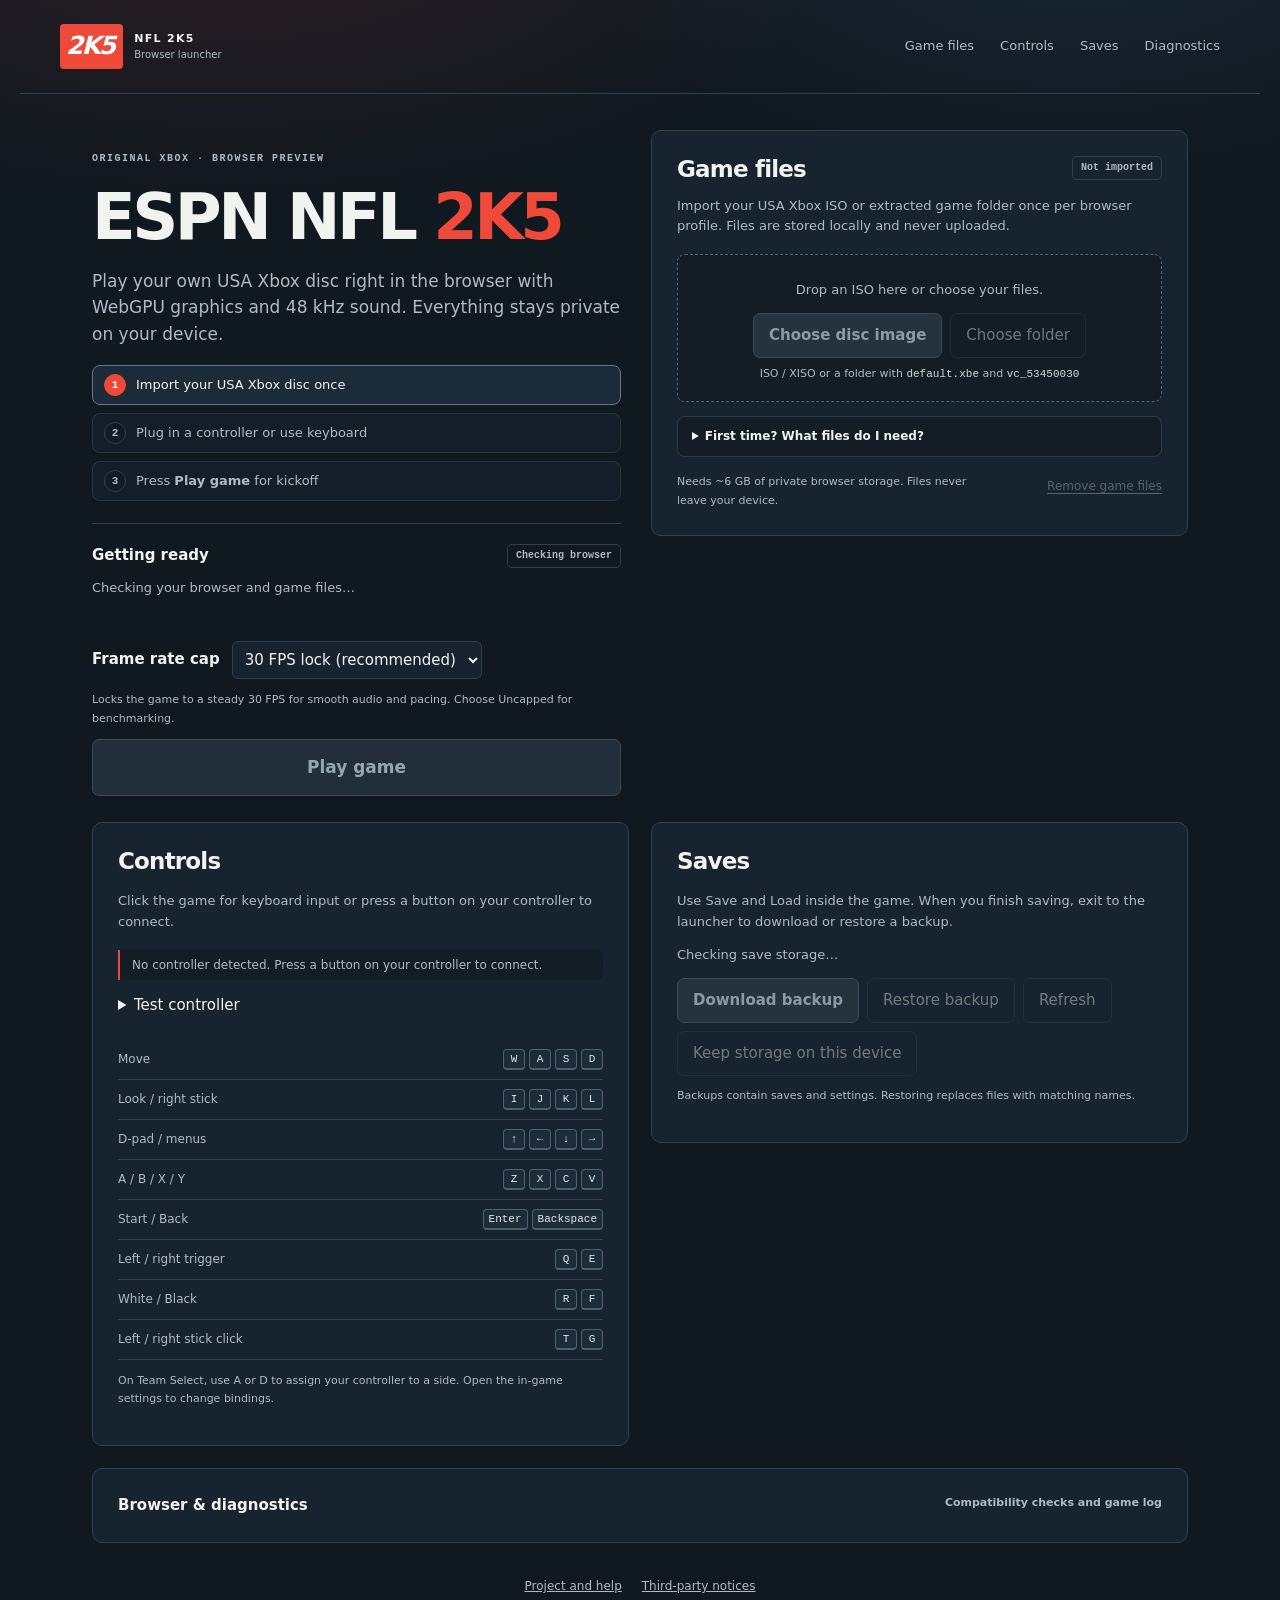
<file: web/index.html>
<!doctype html>
<html lang="en">
<head>
  <meta charset="utf-8">
  <meta name="viewport" content="width=device-width, initial-scale=1">
  <meta name="theme-color" content="#101820">
  <link rel="icon" type="image/svg+xml" href="data:image/svg+xml,%3Csvg xmlns='http://www.w3.org/2000/svg' viewBox='0 0 64 64'%3E%3Crect width='64' height='64' rx='12' fill='%23ef4939'/%3E%3Ctext x='31' y='43' text-anchor='middle' font-family='system-ui,sans-serif' font-size='28' font-weight='900' font-style='italic' fill='%23ffffff'%3E2K5%3C/text%3E%3C/svg%3E">
  <title>ESPN NFL 2K5 · Web launcher</title>
  <link rel="stylesheet" href="style.css">
</head>
<body>
  <a class="skip" href="#main">Skip to launcher</a>
  <header class="masthead">
    <a class="brand" href="#main"><b>2K5</b><span>NFL 2K5<span class="brand-platform">Browser launcher</span></span></a>
    <nav aria-label="Launcher navigation">
      <a href="#library">Game files</a>
      <a href="#controls">Controls</a>
      <a href="#save-data">Saves</a>
      <a href="#diagnostics" id="open-diagnostics">Diagnostics</a>
    </nav>
  </header>

  <main id="main">
    <section id="stage" aria-label="Game session" hidden>
      <div class="game-toolbar">
        <div class="game-metrics">
          <strong id="game-status" role="status">Starting game</strong>
          <output id="game-fps" aria-label="Measured WebGPU frame rate" aria-live="off" hidden></output>
        </div>
        <div class="row">
          <div id="stage-frame-rate"></div>
          <button id="focus-game">Focus game</button>
          <button id="fullscreen">Fullscreen</button>
          <button id="restart">Exit to launcher</button>
        </div>
      </div>
      <div id="screen">
        <canvas id="canvas" tabindex="0" aria-label="NFL 2K5 game. Click to use keyboard controls."></canvas>
        <canvas id="gpucanvas" hidden aria-hidden="true"></canvas>
      </div>
      <button id="sound" hidden>Enable game sound</button>
    </section>

    <div class="launch-grid">
      <section class="hero" aria-labelledby="title">
        <p class="eyebrow">Original Xbox · Browser preview</p>
        <h1 id="title">ESPN NFL <span>2K5</span></h1>
        <p class="intro">Play your own USA Xbox disc right in the browser with WebGPU graphics and 48 kHz sound. Everything stays private on your device.</p>
        <ol class="steps" aria-label="Quick start steps">
          <li id="step-disc" data-state="active"><span class="step-num" aria-hidden="true">1</span><span>Import your USA Xbox disc once</span></li>
          <li id="step-input"><span class="step-num" aria-hidden="true">2</span><span>Plug in a controller or use keyboard</span></li>
          <li id="step-play"><span class="step-num" aria-hidden="true">3</span><span>Press <strong>Play game</strong> for kickoff</span></li>
        </ol>
        <div class="launch-card">
          <div class="launch-heading">
            <strong id="launch-label">Getting ready</strong>
            <span id="launch-badge" class="badge">Checking browser</span>
          </div>
          <p id="launch-status" role="status">Checking your browser and game files…</p>
          <p id="launch-notice" role="alert" hidden></p>
          <div id="launch-frame-rate">
            <div class="frame-option">
              <label for="fps-limit">Frame rate cap</label>
              <select id="fps-limit" aria-describedby="fps-help">
                <option value="30">30 FPS lock (recommended)</option>
                <option value="0">Uncapped</option>
              </select>
            </div>
          </div>
          <p id="fps-help" class="note">Locks the game to a steady 30 FPS for smooth audio and pacing. Choose Uncapped for benchmarking.</p>
          <button id="play" class="primary play-button" disabled>Play game</button>
          <button id="reload" hidden>Reload launcher</button>
        </div>
      </section>

      <section id="library" class="panel">
        <div class="section-heading">
          <h2>Game files</h2>
          <span id="disc-badge" class="badge">Not imported</span>
        </div>
        <div id="disc-none"><p>Import your USA Xbox ISO or extracted game folder once per browser profile. Files are stored locally and never uploaded.</p></div>
        <div id="disc-installed" hidden><p id="disc-summary"></p><p id="disc-xbe" class="note"></p></div>
        <div id="drop-zone" class="drop-zone">
          <p>Drop an ISO here or choose your files.</p>
          <div class="row">
            <button id="import-image" class="secondary" disabled>Choose disc image</button>
            <button id="import-folder" disabled>Choose folder</button>
          </div>
          <p class="note">ISO / XISO or a folder with <code>default.xbe</code> and <code>vc_53450030</code></p>
        </div>
        <input id="file-image" type="file" accept=".iso,.xiso,.img,application/octet-stream" hidden>
        <input id="file-folder" type="file" webkitdirectory hidden>
        <div id="progress" hidden>
          <div class="progress-heading"><strong>Importing game</strong><span id="progress-percent">0%</span></div>
          <progress id="progress-bar" value="0" max="1" aria-label="Game import progress"></progress>
          <p id="progress-text"></p>
        </div>
        <p id="library-message" role="alert" hidden></p>
        <details class="help-drawer">
          <summary>First time? What files do I need?</summary>
          <ul>
            <li><strong>Supported disc:</strong> Retail USA <em>ESPN NFL 2K5</em> (<code>.iso</code>, <code>.xiso</code>, or extracted folder containing <code>default.xbe</code> and <code>vc_53450030</code>).</li>
            <li><strong>Private &amp; local:</strong> Copied directly into this browser's private storage (~6 GB). Nothing is sent over the network.</li>
            <li><strong>Best browser:</strong> Desktop Chrome or Edge with hardware acceleration enabled for full-speed WebGPU graphics.</li>
          </ul>
        </details>
        <div class="library-footer">
          <p class="note">Needs ~6 GB of private browser storage. Files never leave your device.</p>
          <button id="remove" class="text-button" disabled>Remove game files</button>
        </div>
      </section>
    </div>

    <div class="support-grid">
      <section id="controls" class="panel">
        <h2>Controls</h2>
        <p>Click the game for keyboard input or press a button on your controller to connect.</p>
        <div class="controller-state" id="controller-status" role="status">No controller detected. Press a button on your controller to connect.</div>
        <details id="controller-test">
          <summary>Test controller</summary>
          <pre id="controller-readout">Press a controller button to connect.</pre>
        </details>
        <dl class="key-list">
          <div><dt>Move</dt><dd><kbd>W</kbd><kbd>A</kbd><kbd>S</kbd><kbd>D</kbd></dd></div>
          <div><dt>Look / right stick</dt><dd><kbd>I</kbd><kbd>J</kbd><kbd>K</kbd><kbd>L</kbd></dd></div>
          <div><dt>D-pad / menus</dt><dd><kbd>↑</kbd><kbd>←</kbd><kbd>↓</kbd><kbd>→</kbd></dd></div>
          <div><dt>A / B / X / Y</dt><dd><kbd>Z</kbd><kbd>X</kbd><kbd>C</kbd><kbd>V</kbd></dd></div>
          <div><dt>Start / Back</dt><dd><kbd>Enter</kbd><kbd>Backspace</kbd></dd></div>
          <div><dt>Left / right trigger</dt><dd><kbd>Q</kbd><kbd>E</kbd></dd></div>
          <div><dt>White / Black</dt><dd><kbd>R</kbd><kbd>F</kbd></dd></div>
          <div><dt>Left / right stick click</dt><dd><kbd>T</kbd><kbd>G</kbd></dd></div>
        </dl>
        <p class="note">On Team Select, use A or D to assign your controller to a side. Open the in-game settings to change bindings.</p>
      </section>

      <section id="save-data" class="panel">
        <h2>Saves</h2>
        <p>Use Save and Load inside the game. When you finish saving, exit to the launcher to download or restore a backup.</p>
        <p id="save-summary" role="status">Checking save storage…</p>
        <div class="row">
          <button id="export-saves" class="secondary" disabled>Download backup</button>
          <button id="import-saves" disabled>Restore backup</button>
          <button id="refresh-saves" disabled>Refresh</button>
          <button id="persist-storage" disabled>Keep storage on this device</button>
        </div>
        <input id="file-saves" type="file" accept=".json,application/json" hidden>
        <p id="save-message" role="status" hidden></p>
        <p class="note" id="save-help">Backups contain saves and settings. Restoring replaces files with matching names.</p>
      </section>
    </div>

    <details id="diagnostics" class="panel diagnostics">
      <summary>Browser &amp; diagnostics <span class="note">Compatibility checks and game log</span></summary>
      <div class="checks">
        <div class="check" id="chk-wasm"><span class="label">WebAssembly</span><span class="value">Checking…</span></div>
        <div class="check" id="chk-isolation"><span class="label">Shared memory</span><span class="value">Checking…</span></div>
        <div class="check" id="chk-opfs"><span class="label">Game storage</span><span class="value">Checking…</span></div>
        <div class="check" id="chk-gpu"><span class="label">Hardware graphics</span><span class="value">Checking…</span></div>
        <div class="check" id="chk-build"><span class="label">Game runtime</span><span class="value">Checking…</span></div>
        <div class="check" id="chk-storage"><span class="label">Storage usage</span><span class="value">Checking…</span></div>
      </div>
      <div class="log-heading"><h3>Game log</h3><button id="download-log">Download log</button></div>
      <div id="log" role="log" aria-label="Game log"></div>
    </details>

    <footer>
      <a href="https://github.com/awest813/ESPN-NFL-2k5-Recomp/tree/main">Project and help</a>
      <a href="third-party-notices.txt">Third-party notices</a>
    </footer>
  </main>
  <script src="launch.js"></script>
  <script src="storage.js"></script>
  <script src="app.js"></script>
</body>
</html>
</file>
<file: web/style.css>
:root { color-scheme: dark; --bg:#101820; --panel:#17232e; --panel-hi:#1c2b38; --line:#30404c; --text:#f1f3ef; --muted:#aebbc4; --accent:#ef4939; --ok:#a5d5ac; --warn:#eac481; --err:#ff9b91; }
* { box-sizing:border-box; }
[hidden] { display:none!important; }
html { scroll-behavior:smooth; scroll-padding-top:24px; }
body { margin:0; background:radial-gradient(920px 420px at 18% -80px, rgba(239,73,57,.12), transparent 68%), radial-gradient(760px 360px at 84% -60px, rgba(96,158,205,.10), transparent 65%), var(--bg); color:var(--text); font:15px/1.55 system-ui,-apple-system,"Segoe UI",sans-serif; }
a { color:inherit; }
button { font:inherit; color:inherit; background:transparent; border:1px solid var(--line); border-radius:7px; padding:10px 15px; cursor:pointer; transition:background .15s ease, border-color .15s ease, color .15s ease, transform .08s ease; }
button:hover:not(:disabled) { background:#263b48; border-color:#758994; }
button:active:not(:disabled) { transform:translateY(1px); }
button:disabled { opacity:.42; cursor:not-allowed; }
button:focus-visible,a:focus-visible,summary:focus-visible,canvas:focus-visible { outline:3px solid #f2c65b; outline-offset:4px; }
.primary { background:var(--accent); border-color:var(--accent); color:#fff; font-weight:750; box-shadow:0 4px 16px rgba(239,73,57,.28); }
.primary:hover:not(:disabled) { background:#d63729; border-color:#d63729; }
.primary:disabled { background:#222f3a; border-color:#3a4a56; color:#96a6b0; box-shadow:none; opacity:1; }
.secondary { background:#eff2eb; color:#14202b; border-color:#eff2eb; font-weight:650; }
.secondary:hover:not(:disabled) { background:#263b48; border-color:#758994; color:#fff; }
.secondary:disabled { background:#26333d; border-color:#3a4a56; color:#8b9aa4; opacity:1; }
.text-button { padding:4px 0; border:0; color:var(--muted); font-size:12px; text-decoration:underline; text-underline-offset:3px; }
.skip { position:absolute; left:16px; top:-70px; z-index:10; background:var(--accent); padding:12px; }
.skip:focus { top:12px; }
.masthead { max-width:1240px; margin:auto; padding:24px 40px; display:flex; align-items:center; justify-content:space-between; gap:24px; border-bottom:1px solid var(--line); }
.brand { display:flex; align-items:center; gap:11px; text-decoration:none; font-size:11px; font-weight:800; letter-spacing:.12em; line-height:1.5; }
.brand>b { font-size:25px; font-style:italic; letter-spacing:-.08em; background:var(--accent); color:#fff; padding:3px 9px 4px 6px; border-radius:4px; }
.brand-platform { display:block; font-size:10px; color:var(--muted); letter-spacing:0; font-weight:500; }
nav { display:flex; gap:26px; }
nav a { font-size:13px; color:var(--muted); text-decoration:none; }
nav a:hover { color:#fff; }
main { max-width:1160px; margin:auto; padding:36px 32px 28px; }
.launch-grid,.support-grid { display:grid; grid-template-columns:minmax(0,1fr) minmax(0,1fr); gap:22px; align-items:start; }
.hero { min-width:0; padding:21px 8px 26px 0; }
.eyebrow { font:700 10px/1.5 ui-monospace,monospace; letter-spacing:.15em; text-transform:uppercase; color:var(--muted); margin:0 0 14px; }
h1 { font-size:clamp(38px,5vw,64px); font-weight:850; letter-spacing:-.055em; line-height:1.04; margin:18px 0; }
h1 span { color:var(--accent); }
.intro { font-size:17px; line-height:1.55; color:var(--muted); margin:0 0 18px; }
.steps { list-style:none; margin:0 0 22px; padding:0; display:grid; gap:8px; }
.steps li { display:flex; align-items:center; gap:10px; font-size:13px; color:var(--muted); padding:8px 11px; border-radius:8px; background:rgba(23,35,46,.65); border:1px solid rgba(48,64,76,.65); transition:border-color .15s ease, background .15s ease, color .15s ease; }
.steps .step-num { width:22px; height:22px; flex:none; display:inline-flex; align-items:center; justify-content:center; border-radius:999px; font:700 11px/1 ui-monospace,monospace; border:1px solid var(--line); color:var(--muted); background:#111b24; }
.steps li[data-state=active] { color:var(--text); border-color:#617889; background:var(--panel-hi); }
.steps li[data-state=active] .step-num { background:var(--accent); border-color:var(--accent); color:#fff; }
.steps li[data-state=done] { color:var(--ok); border-color:rgba(66,105,74,.75); background:rgba(34,67,51,.35); }
.steps li[data-state=done] .step-num { background:#224333; border-color:#42694a; color:#bce6c0; }
.launch-card { padding-top:20px; border-top:1px solid var(--line); }
.launch-heading { display:flex; align-items:center; justify-content:space-between; gap:12px; }
.badge { display:inline-block; border:1px solid var(--line); border-radius:5px; padding:4px 8px; white-space:nowrap; font:600 10px/1.4 ui-monospace,monospace; color:var(--muted); }
.badge[data-state=ready] { background:#224333; border-color:#42694a; color:#bce6c0; }
.badge[data-state=error] { background:#422b2c; border-color:#80514d; color:var(--err); }
.badge[data-state=busy] { color:var(--warn); }
#launch-status { min-height:43px; font-size:13px; color:var(--muted); margin:10px 0 16px; }
#launch-notice { border-left:2px solid var(--err); color:var(--err); padding-left:12px; }
.play-button { width:100%; font-size:17px; padding:14px; }
body[data-session=running] .hero { display:none; }
body[data-session=running] .launch-grid { display:block; }
.panel { border:1px solid var(--line); background:var(--panel); border-radius:10px; padding:25px; min-width:0; margin-bottom:22px; }
h2 { font-size:23px; letter-spacing:-.035em; line-height:1.2; margin:0 0 16px; }
h3 { font-size:13px; margin:0; }
.panel p { color:var(--muted); font-size:13px; }
.section-heading { display:flex; justify-content:space-between; gap:12px; align-items:flex-start; }
.section-heading h2 { margin-bottom:0; }
.note { font-size:11px!important; color:var(--muted); line-height:1.7; }
code { color:#d2dcd7; font-size:11px; }
.row { display:flex; flex-wrap:wrap; gap:8px; align-items:center; }
.drop-zone { border:1px dashed #53636d; border-radius:8px; text-align:center; padding:18px 12px; margin:18px 0 14px; background:rgba(14,23,30,.45); transition:background .15s ease, border-color .15s ease; }
.drop-zone[data-dragging=true] { background:#263b48; border-color:#eac481; }
.drop-zone p { margin:7px 0 12px; }
.drop-zone .row { justify-content:center; }
.drop-zone .note { margin-bottom:0; }
.help-drawer { margin:14px 0 16px; border:1px solid rgba(48,64,76,.85); border-radius:8px; padding:10px 14px; background:rgba(14,23,30,.42); }
.help-drawer summary { cursor:pointer; font-size:12px; font-weight:650; color:var(--text); }
.help-drawer ul { margin:10px 0 2px; padding-left:18px; display:grid; gap:6px; font-size:12px; color:var(--muted); line-height:1.5; }
.help-drawer strong { color:var(--text); }
.library-footer { display:flex; align-items:flex-start; justify-content:space-between; gap:18px; }
.library-footer p { margin:0; max-width:300px; }
.library-footer button { white-space:nowrap; }
.progress-heading { display:flex; justify-content:space-between; font-size:12px; margin-top:18px; }
progress { width:100%; height:8px; accent-color:var(--accent); }
#progress-text { overflow-wrap:anywhere; font-size:11px; }
.ok { color:var(--ok)!important; } .warn { color:var(--warn)!important; } .error { color:var(--err)!important; }
#disc-summary { overflow-wrap:anywhere; font-weight:600; color:var(--text); }
.key-list { margin:22px 0 12px; }
.key-list>div { display:flex; align-items:center; justify-content:space-between; gap:12px; padding:9px 0; border-bottom:1px solid var(--line); }
dt { font-size:12px; color:var(--muted); } dd { margin:0; display:flex; gap:4px; }
kbd { min-width:22px; padding:3px 5px; text-align:center; border:1px solid #50616b; border-bottom-width:2px; border-radius:4px; font:11px ui-monospace,monospace; color:#e3e9e7; background:#1c2c38; }
.controller-state { border-left:2px solid var(--accent); padding:6px 12px; border-radius:0 6px 6px 0; background:rgba(14,23,30,.45); font-size:12px; color:var(--muted); margin-top:18px; }
.controller-state[data-connected=true] { border-left-color:var(--ok); color:var(--ok); background:rgba(34,67,51,.35); }
.diagnostics summary { display:flex; justify-content:space-between; gap:12px; cursor:pointer; font-weight:650; }
.checks { display:grid; gap:9px; margin:24px 0; }
.check { display:grid; grid-template-columns:170px 1fr; gap:12px; font-size:12px; }
.check .label { color:var(--muted); } .check[data-ok=yes] .value { color:var(--ok); } .check[data-ok=no] .value { color:var(--err); }
.log-heading { display:flex; align-items:center; justify-content:space-between; margin:16px 0 10px; }
.log-heading button { font-size:11px; padding:5px 9px; }
#log { background:#0e171e; border:1px solid var(--line); border-radius:6px; font:11px/1.5 ui-monospace,monospace; height:260px; overflow:auto; padding:12px; white-space:pre-wrap; overflow-wrap:anywhere; }
#log .stderr { color:var(--muted); }
footer { display:flex; justify-content:center; gap:20px; color:var(--muted); font-size:12px; padding:12px; }
#stage { position:relative; background:#080e13; border:1px solid var(--line); border-radius:10px; overflow:hidden; margin:0 0 30px; text-align:center; }
.game-toolbar { display:flex; align-items:center; justify-content:space-between; gap:12px; padding:12px 16px; text-align:left; font-size:12px; }
.game-metrics { display:flex; flex-wrap:wrap; align-items:center; gap:8px 12px; }
#game-fps { color:var(--text); border:1px solid var(--line); border-radius:5px; padding:4px 8px; font:600 12px/1.4 ui-monospace,monospace; white-space:nowrap; }
.game-toolbar button,.game-toolbar select { padding:7px 10px; font-size:12px; }
#stage-frame-rate .frame-option { gap:8px; margin:0; }
#screen { position:relative; display:inline-block; max-width:100%; vertical-align:middle; }
#canvas { display:block; max-width:100%; height:auto; }
#canvas:focus-visible { outline-offset:-3px; }
#gpucanvas:not([hidden]) { position:relative; display:block; max-width:100%; height:auto; pointer-events:none; }
#screen:has(#gpucanvas:not([hidden])) #canvas { position:absolute; inset:0; width:100%; height:100%; }
#screen:fullscreen { display:flex; align-items:center; justify-content:center; max-width:none; background:#000; }
#screen:fullscreen #gpucanvas:not([hidden]) { width:100%; height:100%; object-fit:contain; }
#screen:fullscreen #canvas { max-height:100%; object-fit:contain; }
#sound { display:block; margin:12px auto; background:var(--accent); border-color:var(--accent); }
#reload { margin-top:10px; width:100%; }
.frame-option { display:flex; align-items:center; gap:12px; margin:20px 0 12px; }
.frame-option label { font-weight:600; }
.frame-option select { font:inherit; color:var(--text); background:var(--panel); border:1px solid var(--line); border-radius:6px; padding:8px; }
.frame-option select:focus-visible { outline:3px solid #f2c65b; outline-offset:3px; }
#controller-test { margin-top:14px; }
#controller-test summary { cursor:pointer; }
#controller-readout { white-space:pre-wrap; overflow-wrap:anywhere; font:12px/1.7 monospace; color:var(--muted); }
@media(max-width:760px) {
  .masthead { padding:20px 22px; } nav { gap:15px; }
  main { padding:24px 20px 20px; }
  .launch-grid,.support-grid { gap:16px; } .panel { padding:20px; }
  .library-footer { flex-direction:column; gap:10px; } .game-toolbar { flex-wrap:wrap; }
  .check { grid-template-columns:140px 1fr; }
  .key-list>div { flex-wrap:wrap; } .diagnostics summary .note { display:none; }
}
@media(max-width:540px) {
  .masthead { padding:17px 18px; flex-wrap:wrap; gap:15px; } .brand { font-size:10px; }
  nav { gap:18px; } nav a { font-size:11px; } main { padding:28px 18px 20px; }
  .hero { padding-top:4px; }
  .launch-grid,.support-grid { grid-template-columns:minmax(0,1fr); gap:0; }
  h1 { font-size:clamp(37px,12vw,48px); } .intro { font-size:16px; }
  .key-list>div { flex-wrap:nowrap; }
  .check { grid-template-columns:1fr; gap:2px; }
}
@media(prefers-reduced-motion:reduce) { html { scroll-behavior:auto; } }
</file>
